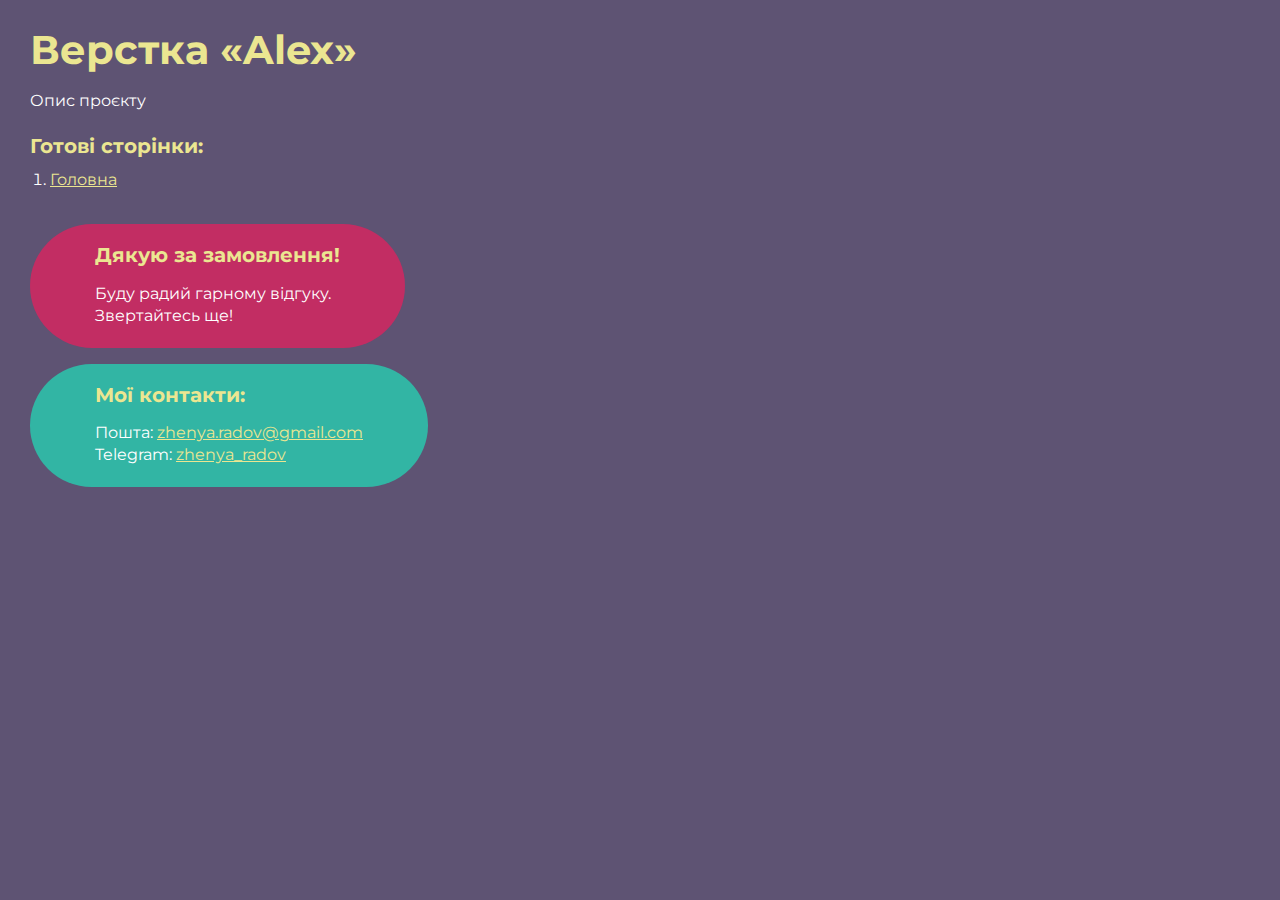
<file: index.html>
<!DOCTYPE html>
<html>

<head>
	<meta charset="UTF-8">
	<meta name="viewport" content="width=device-width, initial-scale=1.0">
	<title>Верстка «Alex</title>
</head>

<body>
	<div class="rootpage">
		<h1>Верстка «Alex»</h1>
		<div class="rootpage__info">
			Опис проєкту
		</div>
		<h2>Готові сторінки:</h2>
		<ol class="rootpage__list">
			<li><a target="_blank" href="home.html">Головна</a></li>
		</ol>
		<div class="rootpage__tnx">
			<h2>Дякую за замовлення!</h2>
			<p>Буду радий гарному відгуку.</p>
			<p>Звертайтесь ще!</p>
		</div>
		<div class="rootpage__contacts">
			<h2>Мої контакти:</h2>
			<p>Пошта: <a href="mailto:zhenya.radov@gmail.com">zhenya.radov@gmail.com</a></p>
			<p>Telegram: <a target="_blank" href="https://t.me/zhenya_radov">zhenya_radov</a></p>
		</div>
	</div>
</body>
<style>
	@charset "UTF-8";
	@import url("https://fonts.googleapis.com/css?family=Montserrat:regular,700&display=swap");

	*,
	*::before,
	*::after {
		padding: 0px;
		margin: 0px;
		border: 0px;
		box-sizing: border-box;
	}

	html,
	body {
		height: 100%;
		margin: 0;
		padding: 0;
		min-width: 320px;
		width: 100%;
		color: #fff;
		background-color: #5e5373;
	}

	body {
		font-family: Montserrat;
		font-size: 100%;
		line-height: 1;
		font-size: 1rem;
	}

	a {
		text-decoration: underline;
		color: #ebe691
	}

	a:visited {
		text-decoration: underline;
		color: #aaa768;
	}

	a:hover {
		text-decoration: none;
	}

	ul li {
		list-style: none;
	}

	img {
		vertical-align: top;
	}

	.wrapper {
		width: 100%;
		min-height: 100%;
		overflow: hidden;
	}

	.rootpage {
		padding: 30px;
		display: flex;
		flex-direction: column;
		align-items: flex-start;
	}

	@media (max-width: 767px) {
		.rootpage {
			padding: 30px 15px;
		}
	}

	h1 {
		color: #ebe691;
		font-size: 2.5rem;
		margin: 0px 0px 1.25rem 0px;
	}

	@media (max-width: 767px) {
		h1 {
			font-size: 1.85rem;
			margin: 0px 0px 1.25rem 0px;
		}
	}

	h2 {
		color: #ebe691;
		font-size: 1.25rem;
		margin: 0px 0px 1rem 0px;
	}

	@media (max-width: 767px) {
		h2 {
			font-size: 1.125rem;
			margin: 0px 0px 1rem 0px;
		}
	}

	.rootpage__info {
		line-height: 140%;
		margin: 0px 0px 1.5rem 0px;
	}

	.rootpage__list {
		margin: 0px 0px 2.25rem 1.25rem;
	}

	.rootpage__list li:not(:last-child) {
		margin: 0px 0px 15px 0px;
	}

	.rootpage__contacts,
	.rootpage__tnx {
		border-radius: 200px;
		padding: 20px 65px;
		line-height: 140%;
	}

	@media (max-width: 767px) {

		.rootpage__contacts,
		.rootpage__tnx {
			border-radius: 40px;
			padding: 20px;
		}
	}

	.rootpage__contacts {
		background: #32b5a4;

	}

	.rootpage__contacts a {
		color: #ebe691;
	}

	.rootpage__tnx {
		background: #c22d63;
		margin: 0px 0px 1rem 0px;
	}
</style>

</html>
</file>
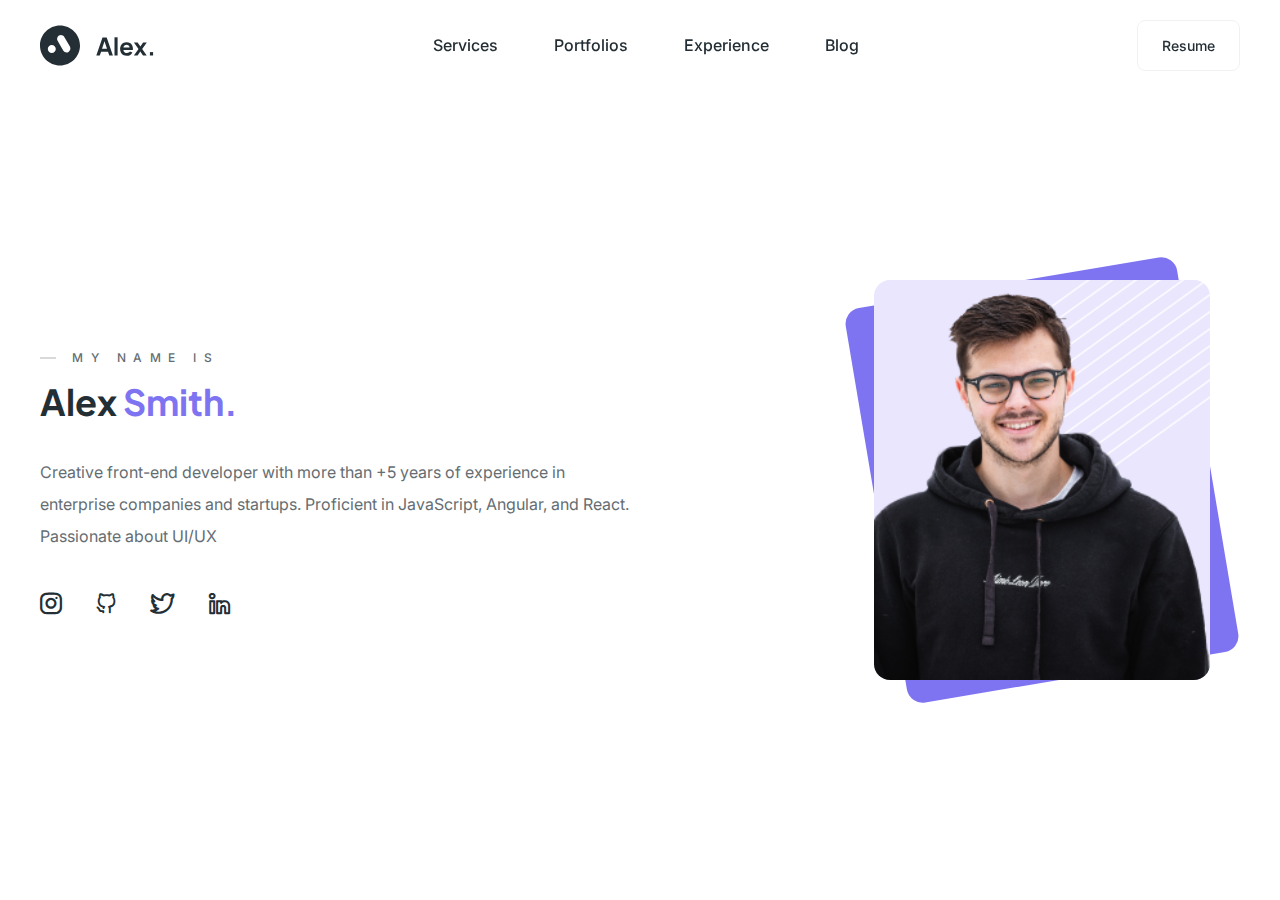
<file: home.html>
<!DOCTYPE html>
<html lang="en">

<head>
	<title>HomePage</title>
	<meta charset="UTF-8">
	<meta name="format-detection" content="telephone=no">
	<!-- <style>body{opacity: 0;}</style> -->
	<link rel="stylesheet" href="css/style.min.css?_v=20221211110709">
	<link rel="shortcut icon" href="favicon.ico">
	<!-- <meta name="robots" content="noindex, nofollow"> -->
	<meta name="viewport" content="width=device-width, initial-scale=1.0, viewport-fit=cover">
</head>

<body>
	<div data-fp data-fp-effect="cards" class="wrapper">
		<header class="header">
			<div class="header__container">
				<a href="" class="header__logo"><img src="img/logo.svg" alt="logo"></a>
				<div class="header__menu menu">
					<nav class="menu__body">
						<ul class="menu__list">
							<li class="menu__item"><a href="#" data-goto=".services" class="menu__link">Services</a></li>
							<li class="menu__item"><a href="#" data-goto=".works" class="menu__link">Portfolios</a></li>
							<li class="menu__item"><a href="#" data-goto=".career" class="menu__link">Experience</a></li>
							<li class="menu__item"><a href="#" data-goto=".articles" class="menu__link">Blog</a></li>
						</ul>
					</nav>
				</div>
				<div class="header__actions">
					<a href="#" class="header__resume">Resume</a>
					<button type="button" class="icon-menu"><span></span></button>
				</div>
			</div>
		</header>
		<main class="page">
			<section data-fp-section class="page__main main-page">
				<div class="main-page__container">
					<div class="main-page__content">
						<div class="main-page__title title">
							<div class="title__label">MY NAME IS</div>
							<h1 class="title__text">Alex <span>Smith.</span></h1>
						</div>
						<div class="main-page__text text">
							<p>Creative front-end developer with more than +5 years of experience in enterprise companies and startups. Proficient in JavaScript, Angular, and React. Passionate about UI/UX</p>
						</div>
						<ul class="main-page__social-list list-social">
							<li class="list-social__item">
								<a href="#" class="list-social__link _icon-inst"></a>
							</li>
							<li class="list-social__item">
								<a href="#" class="list-social__link _icon-gh"></a>
							</li>
							<li class="list-social__item">
								<a href="#" class="list-social__link _icon-tw"></a>
							</li>
							<li class="list-social__item">
								<a href="#" class="list-social__link _icon-in"></a>
							</li>
						</ul>
					</div>
					<div class="main-page__picture">
						<div class="main-page__image">
							<img src="img/main/person.svg" alt="person">
						</div>
					</div>
				</div>
			</section>
			<section data-fp-section class="page__services services">
				<div class="services__container">
					<div class="services__title title">
						<div class="title__label">SERVICES</div>
						<h2 class="title__text">Specialized in</h2>
					</div>
					<div class="services__items">
						<div class="services__item item-services">
							<div class="item-services__icon">
								<img src="img/services/crown.svg" alt="crown">
							</div>
							<div class="item-services__title">UI/UX Design</div>
							<div class="item-services__text">Turn what you have in mind of a digital product into reality. For any platform you consider.</div>
						</div>
						<div class="services__item item-services">
							<div class="item-services__icon">
								<img src="img/services/app.svg" alt="app">
							</div>
							<div class="item-services__title">Application Development</div>
							<div class="item-services__text">Standard designing, building, and implementing your applications with documentation.
							</div>
						</div>
						<div class="services__item item-services">
							<div class="item-services__icon">
								<img src="img/services/globe.svg" alt="crown">
							</div>
							<div class="item-services__title">Web Development</div>
							<div class="item-services__text">Create and maintain your websites and also take care of its performance and traffic capacity.</div>
						</div>
					</div>
				</div>
			</section>
			<section data-fp-section class="page__works works">
				<div class="works__container">
					<div class="works__header">
						<div class="works__title title">
							<div class="title__label">MY WORKS</div>
							<h2 class="title__text">Featured Portfolios</h2>
						</div>
						<div class="works__controls">
							<button type="button" class="works__arrow works__arrow_prev _icon-arrow"></button>
							<button type="button" class="works__arrow works__arrow_next _icon-arrow"></button>
						</div>
					</div>
					<div data-no-event class="works__slider swiper">
						<div class="works__wrapper swiper-wrapper">
							<div class="works__slide swiper-slide">
								<div class="item-portfolio">
									<a href="#" class="item-portfolio__image-ibg">
										<picture><source srcset="img/works/portfolio-image_01.webp" type="image/webp"><img src="img/works/portfolio-image_01.jpg" alt="portfolio-image"></picture>
									</a>
									<div class="item-portfolio__body">
										<div class="item-portfolio__title">
											<a href="#" class="item-portfolio__title-link">Lorem ipsum, dolor sit amet consectetur adipisicing elit. Voluptate, praesentium.</a>
										</div>
										<div class="item-portfolio__actions">
											<a href="#" class="item-portfolio__category category-link">WordPress</a>
											<a href="#" class="item-portfolio__link _icon-link"></a>
										</div>
									</div>
								</div>
							</div>
							<div class="works__slide swiper-slide">
								<div class="item-portfolio">
									<a href="#" class="item-portfolio__image-ibg">
										<picture><source srcset="img/works/portfolio-image_02.webp" type="image/webp"><img src="img/works/portfolio-image_02.jpg" alt="portfolio-image"></picture>
									</a>
									<div class="item-portfolio__body">
										<div class="item-portfolio__title">
											<a href="#" class="item-portfolio__title-link">Dashboard Website.</a>
										</div>
										<div class="item-portfolio__actions">
											<a href="#" class="item-portfolio__category category-link">React</a>
											<a href="#" class="item-portfolio__link _icon-link"></a>
										</div>
									</div>
								</div>
							</div>
							<div class="works__slide swiper-slide">
								<div class="item-portfolio">
									<a href="#" class="item-portfolio__image-ibg">
										<picture><source srcset="img/works/portfolio-image_03.webp" type="image/webp"><img src="img/works/portfolio-image_03.jpg" alt="portfolio-image"></picture>
									</a>
									<div class="item-portfolio__body">
										<div class="item-portfolio__title">
											<a href="#" class="item-portfolio__title-link">Support Center Website.</a>
										</div>
										<div class="item-portfolio__actions">
											<a href="#" class="item-portfolio__category category-link">PHP</a>
											<a href="#" class="item-portfolio__link _icon-link"></a>
										</div>
									</div>
								</div>
							</div>
							<div class="works__slide swiper-slide">
								<div class="item-portfolio">
									<a href="#" class="item-portfolio__image-ibg">
										<picture><source srcset="img/works/portfolio-image_01.webp" type="image/webp"><img src="img/works/portfolio-image_01.jpg" alt="portfolio-image"></picture>
									</a>
									<div class="item-portfolio__body">
										<div class="item-portfolio__title">
											<a href="#" class="item-portfolio__title-link">Agency Website.</a>
										</div>
										<div class="item-portfolio__actions">
											<a href="#" class="item-portfolio__category category-link">WordPress</a>
											<a href="#" class="item-portfolio__link _icon-link"></a>
										</div>
									</div>
								</div>
							</div>
							<div class="works__slide swiper-slide">
								<div class="item-portfolio">
									<a href="#" class="item-portfolio__image-ibg">
										<picture><source srcset="img/works/portfolio-image_02.webp" type="image/webp"><img src="img/works/portfolio-image_02.jpg" alt="portfolio-image"></picture>
									</a>
									<div class="item-portfolio__body">
										<div class="item-portfolio__title">
											<a href="#" class="item-portfolio__title-link">Dashboard Website.</a>
										</div>
										<div class="item-portfolio__actions">
											<a href="#" class="item-portfolio__category category-link">React</a>
											<a href="#" class="item-portfolio__link _icon-link"></a>
										</div>
									</div>
								</div>
							</div>
							<div class="works__slide swiper-slide">
								<div class="item-portfolio">
									<a href="#" class="item-portfolio__image-ibg">
										<picture><source srcset="img/works/portfolio-image_03.webp" type="image/webp"><img src="img/works/portfolio-image_03.jpg" alt="portfolio-image"></picture>
									</a>
									<div class="item-portfolio__body">
										<div class="item-portfolio__title">
											<a href="#" class="item-portfolio__title-link">Support Center Website.</a>
										</div>
										<div class="item-portfolio__actions">
											<a href="#" class="item-portfolio__category category-link">PHP</a>
											<a href="#" class="item-portfolio__link _icon-link"></a>
										</div>
									</div>
								</div>
							</div>
						</div>
					</div>
				</div>
			</section>
			<section data-fp-section class="page__career career">
				<div data-tabs="768" class="career__container">
					<div class="career__body">
						<div class="career__title title">
							<div class="title__label">career path</div>
							<h2 class="title__text">Work Experices</h2>
						</div>
						<nav data-tabs-titles class="career__navigation navigation-career">
							<button type="button" class="navigation-career__title _tab-active">Apple</button>
							<button type="button" class="navigation-career__title">Microsoft</button>
							<button type="button" class="navigation-career__title">Facebook</button>
							<button type="button" class="navigation-career__title">Slack</button>
						</nav>
						<div data-tabs-body class="career__content content-career">
							<div class="content-career__body">
								<div class="content-career__header">
									<div class="content-career__title">Front-end Developer <a href="" class="content-career__link-title">Apple .Inc</a></div>
									<div class="content-career__location">California, United States</div>
									<div class="content-career__time">Nov 2020 - Present · Full-time</div>
									<div class="content-career__categories">
										<a href="" class="category-link">Swift</a>
										<a href="" class="category-link">Go</a>
									</div>
								</div>
								<div class="content-career__main">
									<ul class="content-career__list list-content-career">
										<li class="list-content-career__item">Improving overall website performance for mobile users.</li>
										<li class="list-content-career__item">Collaborate with back-end developers and web designers to improve usability</li>
										<li class="list-content-career__item">Add voice search feature for mobile app.</li>
										<li class="list-content-career__item">Developing an admin panel to manage contents, users, products and ...</li>
									</ul>
								</div>
							</div>
							<div class="content-career__body">
								<div class="content-career__header">
									<div class="content-career__title">Front-end Developer <a href="" class="content-career__link-title">Microsoft .Inc</a></div>
									<div class="content-career__location">California, United States</div>
									<div class="content-career__time">Nov 2020 - Present · Full-time</div>
									<div class="content-career__categories">
										<a href="" class="category-link">Swift</a>
										<a href="" class="category-link">Go</a>
									</div>
								</div>
								<div class="content-career__main">
									<ul class="content-career__list list-content-career">
										<li class="list-content-career__item">Improving overall website performance for mobile users.</li>
										<li class="list-content-career__item">Collaborate with back-end developers and web designers to improve usability</li>
										<li class="list-content-career__item">Add voice search feature for mobile app.</li>
										<li class="list-content-career__item">Developing an admin panel to manage contents, users, products and ...</li>
									</ul>
								</div>
							</div>
							<div class="content-career__body">
								<div class="content-career__header">
									<div class="content-career__title">Front-end Developer <a href="" class="content-career__link-title">Facebook .Inc</a></div>
									<div class="content-career__location">California, United States</div>
									<div class="content-career__time">Nov 2020 - Present · Full-time</div>
									<div class="content-career__categories">
										<a href="" class="category-link">Swift</a>
										<a href="" class="category-link">Go</a>
									</div>
								</div>
								<div class="content-career__main">
									<ul class="content-career__list list-content-career">
										<li class="list-content-career__item">Improving overall website performance for mobile users.</li>
										<li class="list-content-career__item">Collaborate with back-end developers and web designers to improve usability</li>
										<li class="list-content-career__item">Add voice search feature for mobile app.</li>
										<li class="list-content-career__item">Developing an admin panel to manage contents, users, products and ...</li>
									</ul>
								</div>
							</div>
							<div class="content-career__body">
								<div class="content-career__header">
									<div class="content-career__title">Front-end Developer <a href="" class="content-career__link-title">Slack .Inc</a></div>
									<div class="content-career__location">California, United States</div>
									<div class="content-career__time">Nov 2020 - Present · Full-time</div>
									<div class="content-career__categories">
										<a href="" class="category-link">Swift</a>
										<a href="" class="category-link">Go</a>
									</div>
								</div>
								<div class="content-career__main">
									<ul class="content-career__list list-content-career">
										<li class="list-content-career__item">Improving overall website performance for mobile users.</li>
										<li class="list-content-career__item">Collaborate with back-end developers and web designers to improve usability</li>
										<li class="list-content-career__item">Add voice search feature for mobile app.</li>
										<li class="list-content-career__item">Developing an admin panel to manage contents, users, products and ...</li>
									</ul>
								</div>
							</div>
						</div>
					</div>
				</div>
			</section>
			<section data-fp-section class="page__articles articles">
				<div class="articles__container">
					<div class="articles__title title">
						<div class="title__label">MY ARTICLES</div>
						<h2 class="title__text">Personal Blog</h2>
					</div>
					<div class="articles__items">
						<div class="articles__item item-articles">
							<a href="#" class="item-articles__image-ibg">
								<picture><source srcset="img/articles/01.webp" type="image/webp"><img src="img/articles/01.jpg" alt="image"></picture>
							</a>
							<div class="item-articles__body">
								<div class="item-articles__title">How to prototype in figma</div>
								<div class="item-articles__date">July 15, 2021</div>
								<div class="item-articles__text">Lorem ipsum dolor sit amet, consectetur adipiscing elit. Fusce id magna nec ante scelerisque laoreet. Fusce finibus ...</div>
								<a href="#" class="item-articles__link">Continue Reading </a>
							</div>
						</div>
						<div class="articles__item item-articles">
							<a href="#" class="item-articles__image-ibg">
								<picture><source srcset="img/articles/02.webp" type="image/webp"><img src="img/articles/02.jpg" alt="image"></picture>
							</a>
							<div class="item-articles__body">
								<div class="item-articles__title">Being more productive with Notion.</div>
								<div class="item-articles__date">Aug 8, 2020</div>
								<div class="item-articles__text">Lorem ipsum dolor sit amet, consectetur adipiscing elit. Fusce id magna nec ante scelerisque laoreet. Fusce finibus ...</div>
								<a href="#" class="item-articles__link">Continue Reading </a>
							</div>
						</div>
						<div class="articles__item item-articles">
							<a href="#" class="item-articles__image-ibg">
								<picture><source srcset="img/articles/03.webp" type="image/webp"><img src="img/articles/03.jpg" alt="image"></picture>
							</a>
							<div class="item-articles__body">
								<div class="item-articles__title">Beginners guide to adobe illustrator</div>
								<div class="item-articles__date">Feb 19, 2021</div>
								<div class="item-articles__text">Lorem ipsum dolor sit amet, consectetur adipiscing elit. Fusce id magna nec ante scelerisque laoreet. Fusce finibus ...</div>
								<a href="#" class="item-articles__link">Continue Reading </a>
							</div>
						</div>
					</div>
				</div>
			</section>
			<section data-fp-section class="page__clients clients">
				<div class="clients__container">
					<div class="clients__title title">
						<div class="title__label">MY CLIENTS</div>
						<h2 class="title__text">Testimonials</h2>
					</div>
					<div class="clients__items">
						<div class="clients__item item-clients">
							<div class="item-clients__image-ibg">
								<picture><source srcset="img/clients/01.webp" type="image/webp"><img src="img/clients/01.jpg" alt="clients-photo"></picture>
							</div>
							<div class="item-clients__text">We were very pleased to hear how you resolved our website's user interface issues and challenges.</div>
							<div class="item-clients__name">Amelia Miller</div>
							<div class="item-clients__position">Designer</div>
						</div>
						<div class="clients__item item-clients">
							<div class="item-clients__image-ibg">
								<picture><source srcset="img/clients/02.webp" type="image/webp"><img src="img/clients/02.jpg" alt="clients-photo"></picture>
							</div>
							<div class="item-clients__text">I’m glad I decided to work with you. The project was delivered on time with all the requirements.</div>
							<div class="item-clients__name">James Delaney</div>
							<div class="item-clients__position">Developer</div>
						</div>
						<div class="clients__item item-clients">
							<div class="item-clients__image-ibg">
								<picture><source srcset="img/clients/03.webp" type="image/webp"><img src="img/clients/03.jpg" alt="clients-photo"></picture>
							</div>
							<div class="item-clients__text">The management of our projects was always faced with difficulties, but you handled these well.</div>
							<div class="item-clients__name">Isabella Bennett</div>
							<div class="item-clients__position">Manager</div>
						</div>
					</div>
				</div>
			</section>
			<section data-fp-section class="page__skills skills">
				<div class="skills__container">
					<div class="skills__title title">
						<div class="title__label">LEARNING PATH</div>
						<h2 class="title__text">Education & Skills</h2>
					</div>
					<div class="skills__body">
						<div class="skills__items">
							<div class="skills__item item-skills">
								<div class="item-skills__title">Kingston university</div>
								<div class="item-skills__text">Master's degree - Software Engineering</div>
								<div class="item-skills__date">2019 - 2021</div>
							</div>
							<div class="skills__item item-skills">
								<div class="item-skills__title">Kingston university</div>
								<div class="item-skills__text">Bachelor's degree - Computer Engineering</div>
								<div class="item-skills__date">2015 - 2019</div>
							</div>
							<div class="skills__item item-skills">
								<div class="item-skills__title">Westminster School</div>
								<div class="item-skills__text">Diploma's degree - Mathematics</div>
								<div class="item-skills__date">2013 - 2015</div>
							</div>
						</div>
						<div class="skills__content content-skills">
							<div class="content-skills__text text">
								<p>For 5+ years, I have been continuously learning in the field of front-end and experimenting with new technologies and frameworks, and here you can see a summary of my skills.</p>
							</div>
							<div class="content-skills__items">
								<div class="content-skills__item item-content-skills">
									<div class="item-content-skills__name">React</div>
									<div class="item-content-skills__line">
										<span style="width: 67.5%"></span>
									</div>
								</div>
								<div class="content-skills__item item-content-skills">
									<div class="item-content-skills__name">Angular</div>
									<div class="item-content-skills__line">
										<span style="width: 51.9%"></span>
									</div>
								</div>
								<div class="content-skills__item item-content-skills">
									<div class="item-content-skills__name">Javascript</div>
									<div class="item-content-skills__line">
										<span style="width: 63.8%"></span>
									</div>
								</div>
							</div>
						</div>
					</div>
				</div>
			</section>
		</main>
		<footer data-fp-section class="footer">
			<div class="footer__container">
				<section class="footer__contacts contacts">
					<div class="contacts__container">
						<form action="#" class="contacts__form form-contacts">
							<div class="form-contacts__item">
								<input data-required autocomplete="off" type="text" name="form[]" data-error="Error" placeholder="Name" class="form-contacts__input">
							</div>
							<div class="form-contacts__item">
								<input data-required="email" autocomplete="off" type="text" name="form[]" data-error="Error" placeholder="Email" class="form-contacts__input">
							</div>
							<div class="form-contacts__item">
								<textarea autocomplete="off" name="form[]" placeholder="Message" data-error="Error" class="form-contacts__input"></textarea>
							</div>
							<div class="form-contacts__item">
								<button type="submit" class="form-contacts__button">Send Message</button>
							</div>
						</form>
						<div class="contacts__info">
							<ul class="contacts__list list-contacts">
								<li class="list-contacts__item">
									<div class="list-contacts__icon">
										<img src="img/icon-fonts/pin.svg" alt="icon">
									</div>
									<div class="list-contacts__body">
										<div class="list-contacts__title">Address</div>
										<a href="#" class="list-contacts__text">3424 Layman Avenue, Fayetteville, NC</a>
									</div>
								</li>
								<li class="list-contacts__item">
									<div class="list-contacts__icon">
										<img src="img/icon-fonts/phone.svg" alt="icon">
									</div>
									<div class="list-contacts__body">
										<div class="list-contacts__title">Phone</div>
										<a href="tel:5014141541" class="list-contacts__text">(501) 414-1541</a>
									</div>
								</li>
								<li class="list-contacts__item">
									<div class="list-contacts__icon">
										<img src="img/icon-fonts/mail.svg" alt="icon">
									</div>
									<div class="list-contacts__body">
										<div class="list-contacts__title">E-Mail</div>
										<a href="mailto:devchapter@gmail.com" class="list-contacts__text">devchapter@gmail.com</a>
									</div>
								</li>
							</ul>
						</div>
					</div>
				</section>
				<div class="footer__bottom">
					<ul class="footer__social-list list-social">
						<li class="list-social__item">
							<a href="#" class="list-social__link _icon-inst"></a>
						</li>
						<li class="list-social__item">
							<a href="#" class="list-social__link _icon-gh"></a>
						</li>
						<li class="list-social__item">
							<a href="#" class="list-social__link _icon-tw"></a>
						</li>
						<li class="list-social__item">
							<a href="#" class="list-social__link _icon-in"></a>
						</li>
					</ul>
					<div class="footer__text">© 2022 - DevChapter</div>
				</div>
			</div>
		</footer>
	</div>
	<script src="js/app.min.js?_v=20221211110709"></script>
</body>

</html>
</file>
<file: css/style.min.css>
@charset "UTF-8";@import url(https://fonts.googleapis.com/css?family=Inter:regular,500&display=swap);@import url(https://fonts.googleapis.com/css?family=Plus+Jakarta+Sans:500,700&display=swap);@font-face{font-family:icons;font-display:swap;src:url(../fonts/icons.woff2) format("woff2"),url(../fonts/icons.woff) format("woff");font-weight:400;font-style:normal}.navigation-career__title::after,[class*=_icon-]:before{font-family:icons;font-style:normal;font-weight:400;font-variant:normal;text-transform:none;line-height:1;-webkit-font-smoothing:antialiased;-moz-osx-font-smoothing:grayscale}[class*=_icon-]:before{display:block}._icon-arrow:before{content:"\e900"}._icon-gh:before{content:"\e901"}._icon-in:before{content:"\e902"}._icon-inst:before{content:"\e903"}._icon-link:before{content:"\e904"}._icon-mail:before{content:"\e905"}._icon-phone:before{content:"\e906"}._icon-pin:before{content:"\e907"}._icon-tw:before{content:"\e908"}*{padding:0;margin:0;border:0}*,:after,:before{-webkit-box-sizing:border-box;box-sizing:border-box}body,html{height:100%;min-width:320px}body{color:#656d72;line-height:1;font-family:Inter;font-size:1rem;-ms-text-size-adjust:100%;-moz-text-size-adjust:100%;-webkit-text-size-adjust:100%;-webkit-font-smoothing:antialiased;-moz-osx-font-smoothing:grayscale}button,input,textarea{font-family:Inter;font-size:inherit}button{cursor:pointer;color:inherit;background-color:inherit}a{color:inherit;text-decoration:none}ul li{list-style:none}img{vertical-align:top}h1,h2,h3,h4,h5,h6{font-weight:inherit;font-size:inherit}body{background-color:#fff}.lock body{overflow:hidden;-ms-touch-action:none;touch-action:none;-ms-scroll-chaining:none;overscroll-behavior:none}.wrapper{min-height:100%;display:-webkit-box;display:-ms-flexbox;display:flex;-webkit-box-orient:vertical;-webkit-box-direction:normal;-ms-flex-direction:column;flex-direction:column;overflow:hidden}@supports (overflow:clip){.wrapper{overflow:clip}}.wrapper>main{-webkit-box-flex:1;-ms-flex:1 1 auto;flex:1 1 auto}.wrapper>*{min-width:0}[class*=__container]{min-height:100%;max-width:76.875rem;margin:0 auto;padding:0 .9375rem}html{height:-webkit-fill-available}.fp-init body{overflow:hidden;-ms-touch-action:none;touch-action:none;-ms-scroll-chaining:none;overscroll-behavior:none}[data-fp]{min-height:100vh}.touch [data-fp]{min-height:calc(var(--vh,1vh) * 100);height:-webkit-fill-available}.fp-init [data-fp]{z-index:1;-ms-touch-action:none;touch-action:none;position:relative;overflow:hidden}[data-fp-section]{background-color:#fff}.fp-switching [data-fp-section]{-ms-touch-action:none;touch-action:none}.fp-init [data-fp-section]{position:absolute;top:0;left:0;right:0;bottom:0;width:100%;height:100%;overflow:auto}.fp-init .cards-mode [data-fp-section],.fp-init .slider-mode [data-fp-section]{-webkit-transition:-webkit-transform .7s cubic-bezier(.55,.085,0,.99) 0s;transition:-webkit-transform .7s cubic-bezier(.55,.085,0,.99) 0s;-o-transition:transform .7s cubic-bezier(.55,.085,0,.99) 0s;transition:transform .7s cubic-bezier(.55,.085,0,.99) 0s;transition:transform .7s cubic-bezier(.55,.085,0,.99) 0s,-webkit-transform .7s cubic-bezier(.55,.085,0,.99) 0s}.fp-init .fade-mode [data-fp-section]{-webkit-transition:opacity .5s ease-in-out 0s,visibility .5s ease-in-out 0s;-o-transition:opacity .5s ease-in-out 0s,visibility .5s ease-in-out 0s;transition:opacity .5s ease-in-out 0s,visibility .5s ease-in-out 0s}.fp-bullets{position:fixed;top:50%;-webkit-transform:translate(0,-50%);-ms-transform:translate(0,-50%);transform:translate(0,-50%);right:2.5rem;max-height:100%;display:-webkit-box;display:-ms-flexbox;display:flex;-webkit-box-orient:vertical;-webkit-box-direction:normal;-ms-flex-direction:column;flex-direction:column;-ms-flex-wrap:wrap;flex-wrap:wrap;-webkit-box-align:center;-ms-flex-align:center;align-items:center;-webkit-box-pack:center;-ms-flex-pack:center;justify-content:center;z-index:2;gap:.625rem}.fp-bullets .fp-bullet{cursor:pointer;width:1.25rem;height:1.25rem;-webkit-box-flex:0;-ms-flex:0 0 1.25rem;flex:0 0 1.25rem;border-radius:.625rem;background-color:#100c46;-webkit-box-shadow:0 0 .1875rem #6257fe,0 0 1.875rem rgba(255,255,255,.8);box-shadow:0 0 .1875rem #6257fe,0 0 1.875rem rgba(255,255,255,.8);border:.0625rem solid #fff;opacity:.6;-webkit-transition:opacity .4s ease-in-out 0s,background-color .4s ease-in-out 0s,-webkit-transform .4s ease-in-out 0s,-webkit-box-shadow .4s ease-in-out 0s;transition:opacity .4s ease-in-out 0s,background-color .4s ease-in-out 0s,-webkit-transform .4s ease-in-out 0s,-webkit-box-shadow .4s ease-in-out 0s;-o-transition:transform .4s ease-in-out 0s,opacity .4s ease-in-out 0s,background-color .4s ease-in-out 0s,box-shadow .4s ease-in-out 0s;transition:transform .4s ease-in-out 0s,opacity .4s ease-in-out 0s,background-color .4s ease-in-out 0s,box-shadow .4s ease-in-out 0s;transition:transform .4s ease-in-out 0s,opacity .4s ease-in-out 0s,background-color .4s ease-in-out 0s,box-shadow .4s ease-in-out 0s,-webkit-transform .4s ease-in-out 0s,-webkit-box-shadow .4s ease-in-out 0s}.fp-bullets .fp-bullet-active{opacity:1;background-color:#6257fe;-webkit-transform:translate3D(-.3125rem,-.125rem,0);-ms-transform:translate3D(-.3125rem,-.125rem,0);transform:translate3D(-.3125rem,-.125rem,0);-webkit-box-shadow:.3125rem .125rem .1875rem #100c46,0 0 1.875rem rgba(255,255,255,.8);box-shadow:.3125rem .125rem .1875rem #100c46,0 0 1.875rem rgba(255,255,255,.8)}[class*=-ibg]{position:relative}[class*=-ibg] img{position:absolute;width:100%;height:100%;top:0;left:0;-o-object-fit:cover;object-fit:cover}[class*=-ibg_contain] img{-o-object-fit:contain;object-fit:contain}.title__label{font-weight:500;font-size:.75rem;line-height:2;letter-spacing:.625em;position:relative;padding-left:2rem;text-transform:uppercase}.title__label:not(:last-child){margin-bottom:.75em}.title__label::before{content:"";position:absolute;top:50%;left:0;-webkit-transform:translate(0,-50%);-ms-transform:translate(0,-50%);transform:translate(0,-50%);height:.125rem;width:1rem;background-color:#d9d9d9}.title__text{font-family:"Plus Jakarta Sans";font-weight:700;font-size:2.25rem;line-height:1.25;color:#232e35}.title__text span{color:#7e74f1}.title__text_big{line-height:1.25}.list-social{display:-webkit-box;display:-ms-flexbox;display:flex;-webkit-box-align:center;-ms-flex-align:center;align-items:center;row-gap:.625rem}.list-social__link{font-size:1.375rem;color:#232e35;-webkit-transition:all .5s ease 0s;-o-transition:all .5s ease 0s;transition:all .5s ease 0s}.text{line-height:2}.item-services{background:#fff;border-radius:.5rem;display:-ms-grid;display:grid;justify-items:center;-ms-flex-line-pack:start;align-content:start;color:#232e35}.item-services__icon{width:3.5rem;height:3.5rem;background:#f5f3fe;border-radius:1rem;display:-ms-grid;display:grid;place-items:center}.item-services__icon:not(:last-child){margin-bottom:1.5rem}.item-services__title{font-weight:500;line-height:1.25}.item-services__title:not(:last-child){margin-bottom:1.25rem}.item-services__text{font-size:.875rem;line-height:1.7142857143;text-align:center}.category-link{display:inline-block;padding:.25rem .5rem;border:.0625rem solid #f1f1f1;border-radius:.25rem;-webkit-transition:all .5s ease 0s;-o-transition:all .5s ease 0s;transition:all .5s ease 0s}.header{position:fixed;width:100%;top:0;left:0;z-index:50;padding:2.3125rem 0;background-color:rgba(255,255,255,.9)}.header__container{display:-webkit-box;display:-ms-flexbox;display:flex;-webkit-box-pack:justify;-ms-flex-pack:justify;justify-content:space-between;-webkit-box-align:center;-ms-flex-align:center;align-items:center;-webkit-column-gap:.625rem;-moz-column-gap:.625rem;column-gap:.625rem;min-height:auto}.header__logo{position:relative;z-index:2}.header__actions{display:-webkit-box;display:-ms-flexbox;display:flex;-webkit-box-align:center;-ms-flex-align:center;align-items:center;-webkit-column-gap:1.25rem;-moz-column-gap:1.25rem;column-gap:1.25rem}.header__resume{position:relative;z-index:2;font-weight:500;font-size:.875rem;line-height:1.2142857143;color:#232e35;padding:1rem 1.5rem;border:.0625rem solid #f1f1f1;border-radius:.5rem;-webkit-transition:all .5s ease 0s;-o-transition:all .5s ease 0s;transition:all .5s ease 0s}.menu-open .menu__body{left:0}.menu-open .menu__body::before{left:0}.menu__list{display:-webkit-box;display:-ms-flexbox;display:flex;-ms-flex-wrap:wrap;flex-wrap:wrap;row-gap:.625rem}.menu__link{font-weight:500;line-height:1.1875;color:#232e35;-webkit-transition:all .5s ease 0s;-o-transition:all .5s ease 0s;transition:all .5s ease 0s}.icon-menu{display:none}.footer{padding-top:6.25rem;padding-bottom:env(safe-area-inset-bottom);background-color:#fbfbfb}.footer__container{padding-bottom:1.25rem;display:-ms-grid;display:grid;-ms-grid-rows:1fr auto;grid-template-rows:1fr auto}.footer__bottom{display:-webkit-box;display:-ms-flexbox;display:flex;-webkit-box-orient:vertical;-webkit-box-direction:normal;-ms-flex-direction:column;flex-direction:column;-webkit-box-align:center;-ms-flex-align:center;align-items:center;row-gap:1.5rem}.footer__text{font-size:.875rem;line-height:1.2142857143}.main-page{padding-top:6.25rem;padding-bottom:2.5rem}.main-page__container{display:-ms-grid;display:grid;-ms-grid-columns:(1fr)[2];grid-template-columns:repeat(2,1fr);-webkit-column-gap:1.25rem;-moz-column-gap:1.25rem;column-gap:1.25rem;-webkit-box-align:center;-ms-flex-align:center;align-items:center}.main-page__text p:not(:last-child){margin-bottom:.9375rem}.main-page__picture{position:relative}.main-page__picture::before{content:"";position:absolute;top:0;left:0;width:100%;height:100%;background-color:#7e74f1;-webkit-transform:rotate(-9.55deg);-ms-transform:rotate(-9.55deg);transform:rotate(-9.55deg);border-radius:1rem}.main-page__image{position:relative;padding-bottom:119.0476190476%;background-color:#eae6fe;border-radius:1rem;overflow:hidden}.main-page__image::before{content:"";position:absolute;top:0;left:0;width:100%;height:100%;background:url(../img/decor/lines.svg) top right/58% no-repeat}.main-page__image img{position:absolute;bottom:0;left:0;width:100%;z-index:5}.services{padding-top:6.25rem;padding-bottom:2.5rem;background:#fbfbfb}.services__container{display:-webkit-box;display:-ms-flexbox;display:flex;-webkit-box-orient:vertical;-webkit-box-direction:normal;-ms-flex-direction:column;flex-direction:column;-webkit-box-pack:center;-ms-flex-pack:center;justify-content:center}.services__title{-ms-flex-item-align:center;-ms-grid-row-align:center;align-self:center}.services__items{display:-ms-grid;display:grid;row-gap:1.25rem;grid-template-columns:repeat(auto-fill,minmax(17.5rem,1fr))}.works{padding-top:6.25rem;padding-bottom:2.5rem}.works__container{display:-webkit-box;display:-ms-flexbox;display:flex;-webkit-box-orient:vertical;-webkit-box-direction:normal;-ms-flex-direction:column;flex-direction:column;-webkit-box-pack:center;-ms-flex-pack:center;justify-content:center}.works__header{display:-webkit-box;display:-ms-flexbox;display:flex;-webkit-column-gap:2.5rem;-moz-column-gap:2.5rem;column-gap:2.5rem;-webkit-box-pack:justify;-ms-flex-pack:justify;justify-content:space-between}.works__controls{-ms-flex-negative:0;flex-shrink:0;display:-webkit-box;display:-ms-flexbox;display:flex;-webkit-column-gap:1rem;-moz-column-gap:1rem;column-gap:1rem;-ms-flex-item-align:center;-ms-grid-row-align:center;align-self:center}.works__arrow{width:2.5rem;height:2.5rem;background-color:#eae6fe;border-radius:1rem;font-size:.75rem;color:#7e74f1;-webkit-transition:all .5s ease 0s;-o-transition:all .5s ease 0s;transition:all .5s ease 0s}.works__arrow.swiper-button-disabled{opacity:.5;cursor:default}.works__arrow_prev{-webkit-transform:rotate(-180deg);-ms-transform:rotate(-180deg);transform:rotate(-180deg)}.item-portfolio{border-radius:.5rem .5rem 0 0;overflow:hidden;display:-webkit-box;display:-ms-flexbox;display:flex;-webkit-box-orient:vertical;-webkit-box-direction:normal;-ms-flex-direction:column;flex-direction:column;min-height:100%}.item-portfolio__image-ibg{padding-bottom:81.7174515235%;opacity:.5;-webkit-transition:all .5s ease 0s;-o-transition:all .5s ease 0s;transition:all .5s ease 0s;overflow:hidden}.item-portfolio__image-ibg img{-o-object-position:top;object-position:top;-webkit-transition:all .8s ease 0s;-o-transition:all .8s ease 0s;transition:all .8s ease 0s}.item-portfolio__body{display:-webkit-box;display:-ms-flexbox;display:flex;-webkit-box-orient:vertical;-webkit-box-direction:normal;-ms-flex-direction:column;flex-direction:column;row-gap:1rem;-webkit-box-flex:1;-ms-flex:1 1 auto;flex:1 1 auto;background:#fff;border-width:0 .0625rem .0625rem .0625rem;border-color:#f5f5f5;border-style:solid;border-radius:0 0 .5rem .5rem}.item-portfolio__title{-webkit-box-flex:1;-ms-flex:1 1 auto;flex:1 1 auto}.item-portfolio__title-link{font-weight:500;line-height:1.25;color:#232e35;-webkit-transition:all .5s ease 0s;-o-transition:all .5s ease 0s;transition:all .5s ease 0s}.item-portfolio__actions{display:-webkit-box;display:-ms-flexbox;display:flex;-ms-flex-wrap:wrap;flex-wrap:wrap;-webkit-box-align:center;-ms-flex-align:center;align-items:center;-webkit-column-gap:1rem;-moz-column-gap:1rem;column-gap:1rem;row-gap:.9375rem}.item-portfolio__link{font-size:.625rem;-webkit-transition:all .5s ease 0s;-o-transition:all .5s ease 0s;transition:all .5s ease 0s}.career{background:#fbfbfb;padding-top:6.25rem;padding-bottom:2.5rem}.career__container{display:-webkit-box;display:-ms-flexbox;display:flex;-webkit-box-orient:vertical;-webkit-box-direction:normal;-ms-flex-direction:column;flex-direction:column;-webkit-box-pack:center;-ms-flex-pack:center;justify-content:center}.career__body{display:-ms-grid;display:grid;-ms-grid-columns:1fr;grid-template-columns:1fr;-ms-grid-rows:auto;grid-template-rows:auto}._tab-spoller .career__navigation{display:none}.navigation-career__title{width:100%;padding:.875rem 1.5rem;line-height:1.1875;text-align:left;display:-webkit-box;display:-ms-flexbox;display:flex;-webkit-box-pack:justify;-ms-flex-pack:justify;justify-content:space-between;-webkit-column-gap:.625rem;-moz-column-gap:.625rem;column-gap:.625rem;-webkit-box-align:center;-ms-flex-align:center;align-items:center;color:#232e35}.navigation-career__title:not(:last-child){margin-bottom:.5625rem}.navigation-career__title::after{font-size:.75rem;content:"\e900";display:none}._tab-spoller .navigation-career__title{border:.0625rem solid rgba(101,109,114,.2)}._tab-spoller .navigation-career__title::after{display:block;-webkit-transform:rotate(90deg);-ms-transform:rotate(90deg);transform:rotate(90deg)}.navigation-career__title._tab-active{background-color:#fff;color:#7e74f1;font-weight:500}.navigation-career__title._tab-active::after{display:block}._tab-spoller .navigation-career__title._tab-active::after{-webkit-transform:rotate(-90deg);-ms-transform:rotate(-90deg);transform:rotate(-90deg)}._tab-spoller .content-career__body{padding:.9375rem 0 .9375rem 0}.content-career__header{border-bottom:.0625rem solid #f1f1f1}.content-career__title{font-weight:500;font-size:1.125rem;line-height:1.2777777778;color:#232e35}.content-career__title:not(:last-child){margin-bottom:.5rem}.content-career__link-title{text-decoration:underline}.content-career__location{font-size:.875rem;line-height:1.2142857143}.content-career__location:not(:last-child){margin-bottom:1rem}.content-career__time{font-size:.875rem;line-height:1.7142857143}.content-career__time:not(:last-child){margin-bottom:1rem}.list-content-career__item{line-height:1.1875;position:relative;padding-left:1.75rem}.list-content-career__item:not(:last-child){margin-bottom:1rem}.list-content-career__item::before{content:"";background-color:#d9d9d9;width:.625rem;height:.125rem;position:absolute;left:0;top:.625em}.articles{padding-top:6.25rem;padding-bottom:2.5rem}.articles__container{display:-webkit-box;display:-ms-flexbox;display:flex;-webkit-box-orient:vertical;-webkit-box-direction:normal;-ms-flex-direction:column;flex-direction:column;-webkit-box-pack:center;-ms-flex-pack:center;justify-content:center}.articles__title{-ms-flex-item-align:center;-ms-grid-row-align:center;align-self:center}.articles__items{display:-ms-grid;display:grid;grid-template-columns:repeat(auto-fill,minmax(18.125rem,1fr));row-gap:1.25rem}.item-articles{display:-webkit-box;display:-ms-flexbox;display:flex;-webkit-box-orient:vertical;-webkit-box-direction:normal;-ms-flex-direction:column;flex-direction:column;overflow:hidden;border:.0625rem solid #f1f1f1;border-radius:.5rem}.item-articles__image-ibg{overflow:hidden;padding-bottom:67.3130193906%}.item-articles__image-ibg img{-webkit-transition:all .8s ease 0s;-o-transition:all .8s ease 0s;transition:all .8s ease 0s}.item-articles__body{-webkit-box-flex:1;-ms-flex:1 1 auto;flex:1 1 auto;display:-webkit-box;display:-ms-flexbox;display:flex;-webkit-box-orient:vertical;-webkit-box-direction:normal;-ms-flex-direction:column;flex-direction:column;padding:1rem .9375rem 1.5rem}.item-articles__title{font-family:"Plus Jakarta Sans";line-height:1.5;color:#232e35;font-weight:500;-webkit-box-flex:1;-ms-flex:1 1 100%;flex:1 1 100%}.item-articles__title:not(:last-child){margin-bottom:1rem}.item-articles__date{padding:.25rem .5rem;-ms-flex-item-align:start;align-self:flex-start;background:#fbfbfb;border-radius:.25rem;font-weight:500;font-size:.75rem;line-height:1.25}.item-articles__date:not(:last-child){margin-bottom:1rem}.item-articles__text{line-height:2}.item-articles__link{-ms-flex-item-align:center;-ms-grid-row-align:center;align-self:center;font-weight:500;font-size:.875rem;line-height:1.2142857143;-webkit-transition:all .5s ease 0s;-o-transition:all .5s ease 0s;transition:all .5s ease 0s}.clients{padding-top:6.25rem;padding-bottom:2.5rem;background-color:#fbfbfb}.clients__container{display:-webkit-box;display:-ms-flexbox;display:flex;-webkit-box-orient:vertical;-webkit-box-direction:normal;-ms-flex-direction:column;flex-direction:column;-webkit-box-pack:center;-ms-flex-pack:center;justify-content:center}.clients__items{display:-ms-grid;display:grid;grid-template-columns:repeat(auto-fill,minmax(18.125rem,1fr));row-gap:4.25rem}.item-clients{padding-top:0!important;display:-webkit-box;display:-ms-flexbox;display:flex;-webkit-box-orient:vertical;-webkit-box-direction:normal;-ms-flex-direction:column;flex-direction:column;background:#fff;border-radius:.5rem;min-height:100%}.item-clients__image-ibg{-webkit-box-flex:0;-ms-flex:0 0 6rem;flex:0 0 6rem;margin-top:-2.8125rem;-ms-flex-item-align:center;-ms-grid-row-align:center;align-self:center;width:6rem;height:6rem;border-radius:50%;overflow:hidden}.item-clients__text{line-height:1.75;color:#232e35;-webkit-box-flex:1;-ms-flex:1 1 auto;flex:1 1 auto}.item-clients__name{font-weight:500;font-size:.875rem;line-height:1.2857142857;color:#232e35}.item-clients__name:not(:last-child){margin-bottom:.5625rem}.item-clients__position{padding:.25rem .5rem;border-radius:.25rem;background-color:#fbfbfb;-ms-flex-item-align:start;align-self:flex-start;font-weight:500;font-size:.75rem;line-height:1.25}.skills{padding-top:6.25rem;padding-bottom:2.5rem}.skills__container{display:-webkit-box;display:-ms-flexbox;display:flex;-webkit-box-orient:vertical;-webkit-box-direction:normal;-ms-flex-direction:column;flex-direction:column;-webkit-box-pack:center;-ms-flex-pack:center;justify-content:center}.skills__body{display:-ms-grid;display:grid;gap:1.875rem}.item-skills{padding-left:2.5rem;position:relative}.item-skills:not(:last-child)::before{content:"";position:absolute;top:.25rem;left:.75rem;height:100%;width:.0625rem;background-color:#232e35}.item-skills::after{content:"";position:absolute;top:.25rem;left:.3125rem;border-radius:50%;width:1rem;height:1rem;background-color:#232e35}.item-skills__title{font-weight:500;color:#232e35;line-height:1.25;font-family:"Plus Jakarta Sans";position:relative}.item-skills__title:not(:last-child){margin-bottom:.625rem}.item-skills__text{font-size:.875rem;line-height:1.2142857143}.item-skills__date{font-size:.875rem;line-height:1.2142857143;color:#232e35;font-weight:500}.content-skills__items{display:-ms-grid;display:grid}.item-content-skills__name{font-weight:500;font-size:.875rem;line-height:1.2142857143;color:#232e35}.item-content-skills__name:not(:last-child){margin-bottom:1rem}.item-content-skills__line{height:.5rem;width:100%;border-radius:.125rem;background-color:#f5f3fe;position:relative;overflow:hidden}.item-content-skills__line span{position:absolute;top:0;left:0;background-color:#7e74f1;height:100%}.contacts__container{display:-ms-grid;display:grid;row-gap:2.5rem;-webkit-box-align:center;-ms-flex-align:center;align-items:center}.form-contacts{display:-ms-grid;display:grid;row-gap:1.25rem}.form-contacts__item:last-child{padding-top:1.75rem}.form-contacts__input{font-size:.875rem;line-height:1.2142857143;padding:0 1.5rem;height:3rem;border-radius:.5rem;background-color:#fff;width:100%;color:#232e35}.form-contacts__button{width:100%;background-color:#7e74f1;padding:1rem;color:#f5f3fe;font-weight:500;font-size:.875rem;line-height:1.2142857143;border:.0625rem solid #eae6fe;border-radius:.5rem;-webkit-transition:all .5s ease 0s;-o-transition:all .5s ease 0s;transition:all .5s ease 0s}.form__error{padding:.3125rem 1.5rem 0 1.5rem;color:red;font-size:.875rem;line-height:1.2142857143}textarea.form-contacts__input{max-height:31.25rem;min-height:11.875rem;resize:vertical;padding:1rem 1.5rem}.list-contacts{display:-ms-grid;display:grid}.list-contacts__item{display:-webkit-box;display:-ms-flexbox;display:flex;-webkit-column-gap:1.5rem;-moz-column-gap:1.5rem;column-gap:1.5rem}.list-contacts__icon{-webkit-box-flex:0;-ms-flex:0 0 3.5rem;flex:0 0 3.5rem;width:3.5rem;height:3.5rem;background:#f5f3fe;border-radius:1rem;overflow:hidden;display:-ms-grid;display:grid;place-items:center}.list-contacts__icon img{max-width:100%}.list-contacts__body{padding:.25rem 0}.list-contacts__title{font-weight:500;line-height:1.1875;color:#232e35}.list-contacts__title:not(:last-child){margin-bottom:.25rem}.list-contacts__text{font-size:.875rem;line-height:1.7142857143;-webkit-transition:all .5s ease 0s;-o-transition:all .5s ease 0s;transition:all .5s ease 0s}.swiper{overflow:hidden}.swiper-wrapper{width:100%;height:100%;-webkit-box-sizing:content-box;box-sizing:content-box;display:-webkit-box;display:-ms-flexbox;display:flex;position:relative}.swiper-vertical .swiper-wrapper{-webkit-box-orient:vertical;-webkit-box-direction:normal;-ms-flex-direction:column;flex-direction:column}.swiper-autoheight .swiper-wrapper{-webkit-box-align:start;-ms-flex-align:start;align-items:flex-start}.swiper-initialized .swiper-slide{-ms-flex-negative:0;flex-shrink:0}.swiper-android .swiper-slide,.swiper-android .swiper-wrapper{-webkit-transform:translate3d(0,0,0);transform:translate3d(0,0,0)}.swiper-button-lock{display:none!important}@media (min-width:47.99875em){.main-page__picture{margin:0 1.875rem;-ms-grid-column-align:end;justify-self:end;width:100%;max-width:21rem}.career__body{-ms-grid-columns:auto 1fr;grid-template-columns:auto 1fr;-ms-grid-rows:auto 1fr;grid-template-rows:auto 1fr;-ms-flex-line-pack:center;align-content:center;-webkit-box-align:start;-ms-flex-align:start;align-items:start;grid-auto-flow:column}.career__content{-ms-grid-row-span:2;grid-row:span 2}.skills__body{-ms-grid-columns:minmax(22.125rem,33.125rem) minmax(22.125rem,1fr);grid-template-columns:minmax(22.125rem,33.125rem) minmax(22.125rem,1fr)}.contacts__container{-ms-grid-columns:(1fr)[2];grid-template-columns:repeat(2,1fr);-webkit-column-gap:1.25rem;-moz-column-gap:1.25rem;column-gap:1.25rem}.contacts__info{-ms-grid-column-align:center;justify-self:center}}@media (min-width:47.99875em) and (min-width:76.875em){.career__content{padding-top:2rem}}@media (min-width:76.875em){.title__text{font-size:2.25rem}.title__text_big{font-size:2.75rem}.list-social{-webkit-column-gap:2.125rem;-moz-column-gap:2.125rem;column-gap:2.125rem}.item-services{padding:3.4375rem}.menu__list{-webkit-column-gap:3.5rem;-moz-column-gap:3.5rem;column-gap:3.5rem}.footer__container{row-gap:5.625rem}.main-page__title:not(:last-child){margin-bottom:2rem}.main-page__text:not(:last-child){margin-bottom:2.5rem}.services__title{margin-bottom:6.5rem}.services__items{-webkit-column-gap:3.5rem;-moz-column-gap:3.5rem;column-gap:3.5rem}.works__header{margin-bottom:9rem}.item-portfolio__body{padding:1.5rem}.career__body{-webkit-column-gap:9rem;-moz-column-gap:9rem;column-gap:9rem}.career__body{row-gap:5rem}.content-career__header{padding-bottom:2rem}.content-career__main{padding-top:2rem}.articles__title:not(:last-child){margin-bottom:9rem}.articles__items{-webkit-column-gap:2.5rem;-moz-column-gap:2.5rem;column-gap:2.5rem}.item-articles__text:not(:last-child){margin-bottom:2.625rem}.clients__title{margin-bottom:8.25rem}.clients__items{-webkit-column-gap:3rem;-moz-column-gap:3rem;column-gap:3rem}.item-clients{padding:1.875rem}.item-clients__image-ibg:not(:last-child){margin-bottom:2rem}.item-clients__text:not(:last-child){margin-bottom:2.5rem}.skills__title:not(:last-child){margin-bottom:7rem}.item-skills:not(:last-child){padding-bottom:4rem}.item-skills__text:not(:last-child){margin-bottom:1.5rem}.content-skills__text:not(:last-child){margin-bottom:4rem}.content-skills__items{row-gap:2.5rem}.list-contacts{row-gap:3rem}}@media (min-width:75em){.header{padding-top:1.25rem}.header{padding-bottom:1.25rem}}@media (max-width:48em){.header{padding-top:.625rem}.header{padding-bottom:.625rem}}@media (max-width:20em){.title__text{font-size:1.75rem}.title__text_big{font-size:2.25rem}.list-social{-webkit-column-gap:.9375rem;-moz-column-gap:.9375rem;column-gap:.9375rem}.item-services{padding:.9375rem}.menu__list{-webkit-column-gap:.9375rem;-moz-column-gap:.9375rem;column-gap:.9375rem}.footer__container{row-gap:2.5rem}.main-page__title:not(:last-child){margin-bottom:1.25rem}.main-page__text:not(:last-child){margin-bottom:1.875rem}.services__title{margin-bottom:2.5rem}.services__items{-webkit-column-gap:1.25rem;-moz-column-gap:1.25rem;column-gap:1.25rem}.works__header{margin-bottom:1.875rem}.item-portfolio__body{padding:.625rem}.career__body{-webkit-column-gap:1.25rem;-moz-column-gap:1.25rem;column-gap:1.25rem}.career__body{row-gap:1.25rem}.content-career__header{padding-bottom:1.25rem}.content-career__main{padding-top:1.25rem}.articles__title:not(:last-child){margin-bottom:1.875rem}.articles__items{-webkit-column-gap:1.25rem;-moz-column-gap:1.25rem;column-gap:1.25rem}.item-articles__text:not(:last-child){margin-bottom:1.25rem}.clients__title{margin-bottom:5.3125rem}.clients__items{-webkit-column-gap:1.25rem;-moz-column-gap:1.25rem;column-gap:1.25rem}.item-clients{padding:.9375rem}.item-clients__image-ibg:not(:last-child){margin-bottom:1rem}.item-clients__text:not(:last-child){margin-bottom:1.25rem}.skills__title:not(:last-child){margin-bottom:1.875rem}.item-skills:not(:last-child){padding-bottom:1.875rem}.item-skills__text:not(:last-child){margin-bottom:.75rem}.content-skills__text:not(:last-child){margin-bottom:1.875rem}.content-skills__items{row-gap:1.25rem}.list-contacts{row-gap:1.25rem}}@media (max-width:76.875em){.fp-bullets{right:1.25rem}}@media (max-width:47.99875em){.touch [data-fp]{-webkit-transition:height .2s;-o-transition:height .2s;transition:height .2s}.header__resume{background-color:#232e35;color:#fff;border-color:#232e35}.menu__body{position:fixed;top:0;left:-100%;width:100%;height:100%;background-color:#7e74f1;overflow-y:auto;-webkit-transition:all .5s ease 0s;-o-transition:all .5s ease 0s;transition:all .5s ease 0s}.menu__body::before{content:"";position:fixed;top:0;left:-100%;width:100%;height:7.5rem;background-color:#7e74f1;-webkit-transition:all .5s ease 0s;-o-transition:all .5s ease 0s;transition:all .5s ease 0s}.menu__list{padding:8.125rem 1.25rem 2.5rem;-webkit-box-orient:vertical;-webkit-box-direction:normal;-ms-flex-direction:column;flex-direction:column;-webkit-box-align:end;-ms-flex-align:end;align-items:flex-end;row-gap:1.25rem;text-align:right}.menu__link{font-size:2.1875rem;color:#fff}.icon-menu{display:block;position:relative;width:1.875rem;height:1.125rem;z-index:5}.icon-menu span,.icon-menu::after,.icon-menu::before{content:"";-webkit-transition:all .3s ease 0s;-o-transition:all .3s ease 0s;transition:all .3s ease 0s;right:0;position:absolute;width:100%;height:.125rem;background-color:#000}.icon-menu::before{top:0}.icon-menu::after{bottom:0}.icon-menu span{top:calc(50% - .0625rem)}.menu-open .icon-menu span{width:0}.menu-open .icon-menu::before{top:calc(50% - .0625rem);-webkit-transform:rotate(-45deg);-ms-transform:rotate(-45deg);transform:rotate(-45deg)}.menu-open .icon-menu::after{bottom:calc(50% - .0625rem);-webkit-transform:rotate(45deg);-ms-transform:rotate(45deg);transform:rotate(45deg)}.main-page__container{-ms-grid-columns:1fr;grid-template-columns:1fr;row-gap:2.5rem;-ms-flex-line-pack:start;align-content:start}.main-page__picture{-ms-grid-column-align:center;justify-self:center}.main-page__image{padding-bottom:119.0476190476%}}@media (max-width:47.99875em) and (any-hover:none){.icon-menu{cursor:default}}@media (max-width:47.99875em) and (max-width:20em){.main-page__picture{width:15.375rem}}@media (max-width:40.625em){.works__slider{margin-right:-.9375rem;padding-right:.9375rem}}@media (max-width:37.5em){.works__header{-webkit-box-orient:vertical;-webkit-box-direction:normal;-ms-flex-direction:column;flex-direction:column;row-gap:2.5rem}.works__controls{-ms-flex-item-align:end;align-self:flex-end}}@media (max-width:29.99875em){.fp-bullets{top:auto;bottom:1.25rem;-webkit-transform:translate(50%,0);-ms-transform:translate(50%,0);transform:translate(50%,0);-webkit-box-orient:horizontal;-webkit-box-direction:normal;-ms-flex-direction:row;flex-direction:row;right:50%}}@media (min-width:20em) and (max-width:76.875em){@supports (font-size:clamp(1.75rem ,1.5741758242rem + 0.8791208791vw ,2.25rem)){.title__text{font-size:clamp(1.75rem ,1.5741758242rem + .8791208791vw ,2.25rem)}}@supports not (font-size:clamp(1.75rem ,1.5741758242rem + 0.8791208791vw ,2.25rem)){.title__text{font-size:calc(1.75rem + .5 * (100vw - 20rem)/ 56.875)}}@supports (font-size:clamp(2.25rem ,2.0741758242rem + 0.8791208791vw ,2.75rem)){.title__text_big{font-size:clamp(2.25rem ,2.0741758242rem + .8791208791vw ,2.75rem)}}@supports not (font-size:clamp(2.25rem ,2.0741758242rem + 0.8791208791vw ,2.75rem)){.title__text_big{font-size:calc(2.25rem + .5 * (100vw - 20rem)/ 56.875)}}@supports ((-moz-column-gap:clamp(0.9375rem ,0.5199175824rem + 2.0879120879vw ,2.125rem)) or (column-gap:clamp(0.9375rem ,0.5199175824rem + 2.0879120879vw ,2.125rem))){.list-social{-webkit-column-gap:clamp(.9375rem ,.5199175824rem + 2.0879120879vw ,2.125rem);-moz-column-gap:clamp(.9375rem ,.5199175824rem + 2.0879120879vw ,2.125rem);column-gap:clamp(.9375rem ,.5199175824rem + 2.0879120879vw ,2.125rem)}}@supports not ((-moz-column-gap:clamp(0.9375rem ,0.5199175824rem + 2.0879120879vw ,2.125rem)) or (column-gap:clamp(0.9375rem ,0.5199175824rem + 2.0879120879vw ,2.125rem))){.list-social{-webkit-column-gap:calc(.9375rem + 1.1875 * (100vw - 20rem)/ 56.875);-moz-column-gap:calc(.9375rem + 1.1875 * (100vw - 20rem)/ 56.875);column-gap:calc(.9375rem + 1.1875 * (100vw - 20rem)/ 56.875)}}@supports (padding:clamp(0.9375rem ,0.0583791209rem + 4.3956043956vw ,3.4375rem)){.item-services{padding:clamp(.9375rem ,.0583791209rem + 4.3956043956vw ,3.4375rem)}}@supports not (padding:clamp(0.9375rem ,0.0583791209rem + 4.3956043956vw ,3.4375rem)){.item-services{padding:calc(.9375rem + 2.5 * (100vw - 20rem)/ 56.875)}}@supports ((-moz-column-gap:clamp(0.9375rem ,0.0364010989rem + 4.5054945055vw ,3.5rem)) or (column-gap:clamp(0.9375rem ,0.0364010989rem + 4.5054945055vw ,3.5rem))){.menu__list{-webkit-column-gap:clamp(.9375rem ,.0364010989rem + 4.5054945055vw ,3.5rem);-moz-column-gap:clamp(.9375rem ,.0364010989rem + 4.5054945055vw ,3.5rem);column-gap:clamp(.9375rem ,.0364010989rem + 4.5054945055vw ,3.5rem)}}@supports not ((-moz-column-gap:clamp(0.9375rem ,0.0364010989rem + 4.5054945055vw ,3.5rem)) or (column-gap:clamp(0.9375rem ,0.0364010989rem + 4.5054945055vw ,3.5rem))){.menu__list{-webkit-column-gap:calc(.9375rem + 2.5625 * (100vw - 20rem)/ 56.875);-moz-column-gap:calc(.9375rem + 2.5625 * (100vw - 20rem)/ 56.875);column-gap:calc(.9375rem + 2.5625 * (100vw - 20rem)/ 56.875)}}@supports (row-gap:clamp(2.5rem ,1.4010989011rem + 5.4945054945vw ,5.625rem)){.footer__container{row-gap:clamp(2.5rem ,1.4010989011rem + 5.4945054945vw ,5.625rem)}}@supports not (row-gap:clamp(2.5rem ,1.4010989011rem + 5.4945054945vw ,5.625rem)){.footer__container{row-gap:calc(2.5rem + 3.125 * (100vw - 20rem)/ 56.875)}}@supports (margin-bottom:clamp(1.25rem ,0.9862637363rem + 1.3186813187vw ,2rem)){.main-page__title:not(:last-child){margin-bottom:clamp(1.25rem ,.9862637363rem + 1.3186813187vw ,2rem)}}@supports not (margin-bottom:clamp(1.25rem ,0.9862637363rem + 1.3186813187vw ,2rem)){.main-page__title:not(:last-child){margin-bottom:calc(1.25rem + .75 * (100vw - 20rem)/ 56.875)}}@supports (margin-bottom:clamp(1.875rem ,1.6552197802rem + 1.0989010989vw ,2.5rem)){.main-page__text:not(:last-child){margin-bottom:clamp(1.875rem ,1.6552197802rem + 1.0989010989vw ,2.5rem)}}@supports not (margin-bottom:clamp(1.875rem ,1.6552197802rem + 1.0989010989vw ,2.5rem)){.main-page__text:not(:last-child){margin-bottom:calc(1.875rem + .625 * (100vw - 20rem)/ 56.875)}}@supports (margin-bottom:clamp(2.5rem ,1.0934065934rem + 7.032967033vw ,6.5rem)){.services__title{margin-bottom:clamp(2.5rem ,1.0934065934rem + 7.032967033vw ,6.5rem)}}@supports not (margin-bottom:clamp(2.5rem ,1.0934065934rem + 7.032967033vw ,6.5rem)){.services__title{margin-bottom:calc(2.5rem + 4 * (100vw - 20rem)/ 56.875)}}@supports ((-moz-column-gap:clamp(1.25rem ,0.4587912088rem + 3.956043956vw ,3.5rem)) or (column-gap:clamp(1.25rem ,0.4587912088rem + 3.956043956vw ,3.5rem))){.services__items{-webkit-column-gap:clamp(1.25rem ,.4587912088rem + 3.956043956vw ,3.5rem);-moz-column-gap:clamp(1.25rem ,.4587912088rem + 3.956043956vw ,3.5rem);column-gap:clamp(1.25rem ,.4587912088rem + 3.956043956vw ,3.5rem)}}@supports not ((-moz-column-gap:clamp(1.25rem ,0.4587912088rem + 3.956043956vw ,3.5rem)) or (column-gap:clamp(1.25rem ,0.4587912088rem + 3.956043956vw ,3.5rem))){.services__items{-webkit-column-gap:calc(1.25rem + 2.25 * (100vw - 20rem)/ 56.875);-moz-column-gap:calc(1.25rem + 2.25 * (100vw - 20rem)/ 56.875);column-gap:calc(1.25rem + 2.25 * (100vw - 20rem)/ 56.875)}}@supports (margin-bottom:clamp(1.875rem ,-0.6304945055rem + 12.5274725275vw ,9rem)){.works__header{margin-bottom:clamp(1.875rem ,-.6304945055rem + 12.5274725275vw ,9rem)}}@supports not (margin-bottom:clamp(1.875rem ,-0.6304945055rem + 12.5274725275vw ,9rem)){.works__header{margin-bottom:calc(1.875rem + 7.125 * (100vw - 20rem)/ 56.875)}}@supports (padding:clamp(0.625rem ,0.3173076923rem + 1.5384615385vw ,1.5rem)){.item-portfolio__body{padding:clamp(.625rem ,.3173076923rem + 1.5384615385vw ,1.5rem)}}@supports not (padding:clamp(0.625rem ,0.3173076923rem + 1.5384615385vw ,1.5rem)){.item-portfolio__body{padding:calc(.625rem + .875 * (100vw - 20rem)/ 56.875)}}@supports ((-moz-column-gap:clamp(1.25rem ,-1.4752747253rem + 13.6263736264vw ,9rem)) or (column-gap:clamp(1.25rem ,-1.4752747253rem + 13.6263736264vw ,9rem))){.career__body{-webkit-column-gap:clamp(1.25rem ,-1.4752747253rem + 13.6263736264vw ,9rem);-moz-column-gap:clamp(1.25rem ,-1.4752747253rem + 13.6263736264vw ,9rem);column-gap:clamp(1.25rem ,-1.4752747253rem + 13.6263736264vw ,9rem)}}@supports not ((-moz-column-gap:clamp(1.25rem ,-1.4752747253rem + 13.6263736264vw ,9rem)) or (column-gap:clamp(1.25rem ,-1.4752747253rem + 13.6263736264vw ,9rem))){.career__body{-webkit-column-gap:calc(1.25rem + 7.75 * (100vw - 20rem)/ 56.875);-moz-column-gap:calc(1.25rem + 7.75 * (100vw - 20rem)/ 56.875);column-gap:calc(1.25rem + 7.75 * (100vw - 20rem)/ 56.875)}}@supports (row-gap:clamp(1.25rem ,-0.0686813187rem + 6.5934065934vw ,5rem)){.career__body{row-gap:clamp(1.25rem ,-.0686813187rem + 6.5934065934vw ,5rem)}}@supports not (row-gap:clamp(1.25rem ,-0.0686813187rem + 6.5934065934vw ,5rem)){.career__body{row-gap:calc(1.25rem + 3.75 * (100vw - 20rem)/ 56.875)}}@supports (padding-bottom:clamp(1.25rem ,0.9862637363rem + 1.3186813187vw ,2rem)){.content-career__header{padding-bottom:clamp(1.25rem ,.9862637363rem + 1.3186813187vw ,2rem)}}@supports not (padding-bottom:clamp(1.25rem ,0.9862637363rem + 1.3186813187vw ,2rem)){.content-career__header{padding-bottom:calc(1.25rem + .75 * (100vw - 20rem)/ 56.875)}}@supports (padding-top:clamp(1.25rem ,0.9862637363rem + 1.3186813187vw ,2rem)){.content-career__main{padding-top:clamp(1.25rem ,.9862637363rem + 1.3186813187vw ,2rem)}}@supports not (padding-top:clamp(1.25rem ,0.9862637363rem + 1.3186813187vw ,2rem)){.content-career__main{padding-top:calc(1.25rem + .75 * (100vw - 20rem)/ 56.875)}}@supports (margin-bottom:clamp(1.875rem ,-0.6304945055rem + 12.5274725275vw ,9rem)){.articles__title:not(:last-child){margin-bottom:clamp(1.875rem ,-.6304945055rem + 12.5274725275vw ,9rem)}}@supports not (margin-bottom:clamp(1.875rem ,-0.6304945055rem + 12.5274725275vw ,9rem)){.articles__title:not(:last-child){margin-bottom:calc(1.875rem + 7.125 * (100vw - 20rem)/ 56.875)}}@supports ((-moz-column-gap:clamp(1.25rem ,0.8104395604rem + 2.1978021978vw ,2.5rem)) or (column-gap:clamp(1.25rem ,0.8104395604rem + 2.1978021978vw ,2.5rem))){.articles__items{-webkit-column-gap:clamp(1.25rem ,.8104395604rem + 2.1978021978vw ,2.5rem);-moz-column-gap:clamp(1.25rem ,.8104395604rem + 2.1978021978vw ,2.5rem);column-gap:clamp(1.25rem ,.8104395604rem + 2.1978021978vw ,2.5rem)}}@supports not ((-moz-column-gap:clamp(1.25rem ,0.8104395604rem + 2.1978021978vw ,2.5rem)) or (column-gap:clamp(1.25rem ,0.8104395604rem + 2.1978021978vw ,2.5rem))){.articles__items{-webkit-column-gap:calc(1.25rem + 1.25 * (100vw - 20rem)/ 56.875);-moz-column-gap:calc(1.25rem + 1.25 * (100vw - 20rem)/ 56.875);column-gap:calc(1.25rem + 1.25 * (100vw - 20rem)/ 56.875)}}@supports (margin-bottom:clamp(1.25rem ,0.7664835165rem + 2.4175824176vw ,2.625rem)){.item-articles__text:not(:last-child){margin-bottom:clamp(1.25rem ,.7664835165rem + 2.4175824176vw ,2.625rem)}}@supports not (margin-bottom:clamp(1.25rem ,0.7664835165rem + 2.4175824176vw ,2.625rem)){.item-articles__text:not(:last-child){margin-bottom:calc(1.25rem + 1.375 * (100vw - 20rem)/ 56.875)}}@supports (margin-bottom:clamp(5.3125rem ,4.279532967rem + 5.1648351648vw ,8.25rem)){.clients__title{margin-bottom:clamp(5.3125rem ,4.279532967rem + 5.1648351648vw ,8.25rem)}}@supports not (margin-bottom:clamp(5.3125rem ,4.279532967rem + 5.1648351648vw ,8.25rem)){.clients__title{margin-bottom:calc(5.3125rem + 2.9375 * (100vw - 20rem)/ 56.875)}}@supports ((-moz-column-gap:clamp(1.25rem ,0.6346153846rem + 3.0769230769vw ,3rem)) or (column-gap:clamp(1.25rem ,0.6346153846rem + 3.0769230769vw ,3rem))){.clients__items{-webkit-column-gap:clamp(1.25rem ,.6346153846rem + 3.0769230769vw ,3rem);-moz-column-gap:clamp(1.25rem ,.6346153846rem + 3.0769230769vw ,3rem);column-gap:clamp(1.25rem ,.6346153846rem + 3.0769230769vw ,3rem)}}@supports not ((-moz-column-gap:clamp(1.25rem ,0.6346153846rem + 3.0769230769vw ,3rem)) or (column-gap:clamp(1.25rem ,0.6346153846rem + 3.0769230769vw ,3rem))){.clients__items{-webkit-column-gap:calc(1.25rem + 1.75 * (100vw - 20rem)/ 56.875);-moz-column-gap:calc(1.25rem + 1.75 * (100vw - 20rem)/ 56.875);column-gap:calc(1.25rem + 1.75 * (100vw - 20rem)/ 56.875)}}@supports (padding:clamp(0.9375rem ,0.6078296703rem + 1.6483516484vw ,1.875rem)){.item-clients{padding:clamp(.9375rem ,.6078296703rem + 1.6483516484vw ,1.875rem)}}@supports not (padding:clamp(0.9375rem ,0.6078296703rem + 1.6483516484vw ,1.875rem)){.item-clients{padding:calc(.9375rem + .9375 * (100vw - 20rem)/ 56.875)}}@supports (margin-bottom:clamp(1rem ,0.6483516484rem + 1.7582417582vw ,2rem)){.item-clients__image-ibg:not(:last-child){margin-bottom:clamp(1rem ,.6483516484rem + 1.7582417582vw ,2rem)}}@supports not (margin-bottom:clamp(1rem ,0.6483516484rem + 1.7582417582vw ,2rem)){.item-clients__image-ibg:not(:last-child){margin-bottom:calc(1rem + 1 * (100vw - 20rem)/ 56.875)}}@supports (margin-bottom:clamp(1.25rem ,0.8104395604rem + 2.1978021978vw ,2.5rem)){.item-clients__text:not(:last-child){margin-bottom:clamp(1.25rem ,.8104395604rem + 2.1978021978vw ,2.5rem)}}@supports not (margin-bottom:clamp(1.25rem ,0.8104395604rem + 2.1978021978vw ,2.5rem)){.item-clients__text:not(:last-child){margin-bottom:calc(1.25rem + 1.25 * (100vw - 20rem)/ 56.875)}}@supports (margin-bottom:clamp(1.875rem ,0.0728021978rem + 9.010989011vw ,7rem)){.skills__title:not(:last-child){margin-bottom:clamp(1.875rem ,.0728021978rem + 9.010989011vw ,7rem)}}@supports not (margin-bottom:clamp(1.875rem ,0.0728021978rem + 9.010989011vw ,7rem)){.skills__title:not(:last-child){margin-bottom:calc(1.875rem + 5.125 * (100vw - 20rem)/ 56.875)}}@supports (padding-bottom:clamp(1.875rem ,1.1277472527rem + 3.7362637363vw ,4rem)){.item-skills:not(:last-child){padding-bottom:clamp(1.875rem ,1.1277472527rem + 3.7362637363vw ,4rem)}}@supports not (padding-bottom:clamp(1.875rem ,1.1277472527rem + 3.7362637363vw ,4rem)){.item-skills:not(:last-child){padding-bottom:calc(1.875rem + 2.125 * (100vw - 20rem)/ 56.875)}}@supports (margin-bottom:clamp(0.75rem ,0.4862637363rem + 1.3186813187vw ,1.5rem)){.item-skills__text:not(:last-child){margin-bottom:clamp(.75rem ,.4862637363rem + 1.3186813187vw ,1.5rem)}}@supports not (margin-bottom:clamp(0.75rem ,0.4862637363rem + 1.3186813187vw ,1.5rem)){.item-skills__text:not(:last-child){margin-bottom:calc(.75rem + .75 * (100vw - 20rem)/ 56.875)}}@supports (margin-bottom:clamp(1.875rem ,1.1277472527rem + 3.7362637363vw ,4rem)){.content-skills__text:not(:last-child){margin-bottom:clamp(1.875rem ,1.1277472527rem + 3.7362637363vw ,4rem)}}@supports not (margin-bottom:clamp(1.875rem ,1.1277472527rem + 3.7362637363vw ,4rem)){.content-skills__text:not(:last-child){margin-bottom:calc(1.875rem + 2.125 * (100vw - 20rem)/ 56.875)}}@supports (row-gap:clamp(1.25rem ,0.8104395604rem + 2.1978021978vw ,2.5rem)){.content-skills__items{row-gap:clamp(1.25rem ,.8104395604rem + 2.1978021978vw ,2.5rem)}}@supports not (row-gap:clamp(1.25rem ,0.8104395604rem + 2.1978021978vw ,2.5rem)){.content-skills__items{row-gap:calc(1.25rem + 1.25 * (100vw - 20rem)/ 56.875)}}@supports (row-gap:clamp(1.25rem ,0.6346153846rem + 3.0769230769vw ,3rem)){.list-contacts{row-gap:clamp(1.25rem ,.6346153846rem + 3.0769230769vw ,3rem)}}@supports not (row-gap:clamp(1.25rem ,0.6346153846rem + 3.0769230769vw ,3rem)){.list-contacts{row-gap:calc(1.25rem + 1.75 * (100vw - 20rem)/ 56.875)}}}@media (min-width:48em) and (max-width:75em){@supports (padding-top:clamp(0.625rem ,-0.4861111111rem + 2.3148148148vw ,1.25rem)){.header{padding-top:clamp(.625rem ,-.4861111111rem + 2.3148148148vw ,1.25rem)}}@supports not (padding-top:clamp(0.625rem ,-0.4861111111rem + 2.3148148148vw ,1.25rem)){.header{padding-top:calc(.625rem + .625 * (100vw - 48rem)/ 27)}}@supports (padding-bottom:clamp(0.625rem ,-0.4861111111rem + 2.3148148148vw ,1.25rem)){.header{padding-bottom:clamp(.625rem ,-.4861111111rem + 2.3148148148vw ,1.25rem)}}@supports not (padding-bottom:clamp(0.625rem ,-0.4861111111rem + 2.3148148148vw ,1.25rem)){.header{padding-bottom:calc(.625rem + .625 * (100vw - 48rem)/ 27)}}}@media (max-width:47.99875em) and (min-width:76.875em){.main-page__picture{width:21rem}}@media (max-width:47.99875em) and (min-width:20em) and (max-width:76.875em){@supports (width:clamp(15.375rem ,13.396978022rem + 9.8901098901vw ,21rem)){.main-page__picture{width:clamp(15.375rem ,13.396978022rem + 9.8901098901vw ,21rem)}}@supports not (width:clamp(15.375rem ,13.396978022rem + 9.8901098901vw ,21rem)){.main-page__picture{width:calc(15.375rem + 5.625 * (100vw - 20rem)/ 56.875)}}}@media (min-width:47.99875em) and (min-width:20em) and (max-width:76.875em){@supports (padding-top:clamp(0.9375rem ,0.5638736264rem + 1.8681318681vw ,2rem)){.career__content{padding-top:clamp(.9375rem ,.5638736264rem + 1.8681318681vw ,2rem)}}@supports not (padding-top:clamp(0.9375rem ,0.5638736264rem + 1.8681318681vw ,2rem)){.career__content{padding-top:calc(.9375rem + 1.0625 * (100vw - 20rem)/ 56.875)}}}@media (min-width:47.99875em) and (max-width:20em){.career__content{padding-top:.9375rem}}@media (any-hover:hover){.fp-bullets .fp-bullet:hover{opacity:1}.list-social__link:hover{color:#7e74f1}.category-link:hover{background-color:#7e74f1;color:#fff}.header__resume:hover{background-color:#7e74f1;color:#f1f1f1}.menu__link:hover{color:#7e74f1}.works__arrow:hover{background-color:#cac6db}.item-portfolio__image-ibg:hover{opacity:1}.item-portfolio__image-ibg:hover img{-webkit-transform:scale(1.15);-ms-transform:scale(1.15);transform:scale(1.15)}.item-portfolio__title-link:hover{color:#7e74f1}.item-portfolio__link:hover{color:#7e74f1}.content-career__link-title:hover{text-decoration:none}.item-articles__image-ibg:hover img{-webkit-transform:scale(1.15);-ms-transform:scale(1.15);transform:scale(1.15)}.item-articles__link:hover{color:#7e74f1}.form-contacts__button:hover{background-color:#6f66d1}.list-contacts__text:hover{color:#7e74f1}}@media (any-hover:none){.item-portfolio__image-ibg{opacity:1}}
</file>
